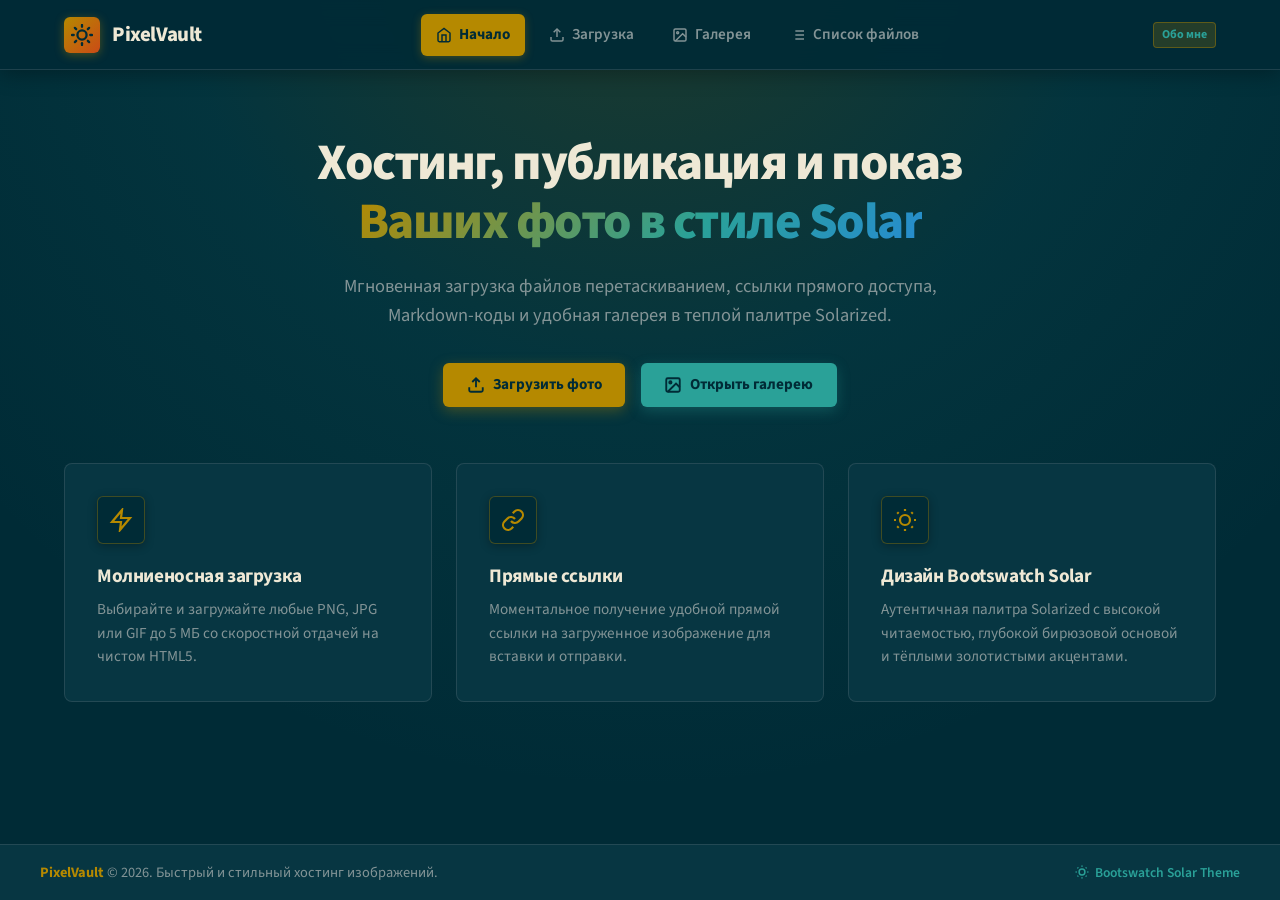
<file: templates/index.html>
<!DOCTYPE html>
<html lang="ru" data-bs-theme="dark">

<head>
    <meta charset="UTF-8">
    <meta name="viewport" content="width=device-width, initial-scale=1.0">
    <title>PixelVault — Быстрый хостинг картинок (Solar Theme)</title>
    <meta name="description"
        content="Молниеносная загрузка изображений перетаскиванием, ссылки прямого доступа, Markdown-коды и галерея в палитре Bootswatch Solar.">
    <link rel="preconnect" href="https://fonts.googleapis.com">
    <link rel="preconnect" href="https://fonts.gstatic.com" crossorigin>
    <link
        href="https://fonts.googleapis.com/css2?family=JetBrains+Mono:wght@400;500;600;700&family=Source+Sans+3:ital,wght@0,300;0,400;0,600;0,700;0,800;1,400&display=swap"
        rel="stylesheet" media="print" onload="this.media='all'">
    <noscript>
        <link
            href="https://fonts.googleapis.com/css2?family=JetBrains+Mono:wght@400;500;600;700&family=Source+Sans+3:ital,wght@0,300;0,400;0,600;0,700;0,800;1,400&display=swap"
            rel="stylesheet">
    </noscript>
    <link rel="stylesheet" href="/static/css/reset.css">
    <link rel="stylesheet" href="/static/css/style.css">
    <link rel="stylesheet" href="/static/css/responsive.css">
    <link rel="icon" type="image/x-icon" href="/favicon.ico">
</head>

<body>
    <div class="page-wrapper">
        <header class="site-header">
            <div class="header-container">
                <a href="/" class="brand">
                    <div class="brand-icon-wrapper">
                        <svg width="22" height="22" viewBox="0 0 24 24" fill="none" stroke="currentColor"
                            stroke-width="2.5" stroke-linecap="round" stroke-linejoin="round">
                            <circle cx="12" cy="12" r="5"></circle>
                            <line x1="12" y1="1" x2="12" y2="3"></line>
                            <line x1="12" y1="21" x2="12" y2="23"></line>
                            <line x1="4.22" y1="4.22" x2="5.64" y2="5.64"></line>
                            <line x1="18.36" y1="18.36" x2="19.78" y2="19.78"></line>
                            <line x1="1" y1="12" x2="3" y2="12"></line>
                            <line x1="21" y1="12" x2="23" y2="12"></line>
                            <line x1="4.22" y1="19.78" x2="5.64" y2="18.36"></line>
                            <line x1="18.36" y1="5.64" x2="19.78" y2="4.22"></line>
                        </svg>
                    </div>
                    <span class="brand-text">PixelVault</span>
                </a>

                <nav class="nav-links">
                    <a href="/" class="nav-link active">
                        <svg width="16" height="16" viewBox="0 0 24 24" fill="none" stroke="currentColor"
                            stroke-width="2.2">
                            <path d="M3 9l9-7 9 7v11a2 2 0 0 1-2 2H5a2 2 0 0 1-2-2z"></path>
                            <polyline points="9 22 9 12 15 12 15 22"></polyline>
                        </svg>
                        <span>Начало</span>
                    </a>
                    <a href="/upload" class="nav-link">
                        <svg width="16" height="16" viewBox="0 0 24 24" fill="none" stroke="currentColor"
                            stroke-width="2.2">
                            <path d="M21 15v4a2 2 0 0 1-2 2H5a2 2 0 0 1-2-2v-4"></path>
                            <polyline points="17 8 12 3 7 8"></polyline>
                            <line x1="12" y1="3" x2="12" y2="15"></line>
                        </svg>
                        <span>Загрузка</span>
                    </a>
                    <a href="/images" class="nav-link">
                        <svg width="16" height="16" viewBox="0 0 24 24" fill="none" stroke="currentColor"
                            stroke-width="2.2">
                            <rect x="3" y="3" width="18" height="18" rx="2" ry="2"></rect>
                            <circle cx="8.5" cy="8.5" r="1.5"></circle>
                            <polyline points="21 15 16 10 5 21"></polyline>
                        </svg>
                        <span>Галерея</span>
                    </a>
                    <a href="/images-list" class="nav-link">
                        <svg width="16" height="16" viewBox="0 0 24 24" fill="none" stroke="currentColor"
                            stroke-width="2.2">
                            <line x1="8" y1="6" x2="21" y2="6"></line>
                            <line x1="8" y1="12" x2="21" y2="12"></line>
                            <line x1="8" y1="18" x2="21" y2="18"></line>
                            <line x1="3" y1="6" x2="3.01" y2="6"></line>
                            <line x1="3" y1="12" x2="3.01" y2="12"></line>
                            <line x1="3" y1="18" x2="3.01" y2="18"></line>
                        </svg>
                        <span>Список<span class="nav-text-extra"> файлов</span></span>
                    </a>
                </nav>

                <div class="header-actions">
                    <div class="theme-pill-badge" title="Об авторе проекта">
                        <a href="/about">Обо мне</a>
                    </div>
                </div>
            </div>
        </header>

        <main>
            <section class="hero-section">
                <h1 class="hero-title">
                    Хостинг, публикация и показ <br>
                    <span class="gradient-text">
                        Ваших фото в стиле Solar
                    </span>
                </h1>
                <p class="hero-subtitle">
                    Мгновенная загрузка файлов перетаскиванием, ссылки прямого доступа,
                    Markdown-коды и удобная галерея в теплой палитре Solarized.
                </p>

                <div class="hero-actions">
                    <a href="/upload" class="btn btn-primary">
                        <svg width="18" height="18" viewBox="0 0 24 24" fill="none" stroke="currentColor"
                            stroke-width="2.5">
                            <path d="M21 15v4a2 2 0 0 1-2 2H5a2 2 0 0 1-2-2v-4"></path>
                            <polyline points="17 8 12 3 7 8"></polyline>
                            <line x1="12" y1="3" x2="12" y2="15"></line>
                        </svg>
                        <span>Загрузить фото</span>
                    </a>
                    <a href="/images" class="btn btn-secondary">
                        <svg width="18" height="18" viewBox="0 0 24 24" fill="none" stroke="currentColor"
                            stroke-width="2.5">
                            <rect x="3" y="3" width="18" height="18" rx="2" ry="2"></rect>
                            <circle cx="8.5" cy="8.5" r="1.5"></circle>
                            <polyline points="21 15 16 10 5 21"></polyline>
                        </svg>
                        <span>Открыть галерею</span>
                    </a>
                </div>

            </section>

            <section class="features-grid">
                <div class="feature-card">
                    <div class="feature-icon-box">
                        <svg width="24" height="24" viewBox="0 0 24 24" fill="none" stroke="currentColor"
                            stroke-width="2.2">
                            <path d="M13 2L3 14h9l-1 8 10-12h-9l1-8z"></path>
                        </svg>
                    </div>
                    <h3 class="feature-title">Молниеносная загрузка</h3>
                    <p class="feature-desc">
                        Выбирайте и загружайте любые PNG, JPG или GIF до 5 МБ со скоростной
                        отдачей на чистом HTML5.
                    </p>
                </div>
                <div class="feature-card">
                    <div class="feature-icon-box">
                        <svg width="24" height="24" viewBox="0 0 24 24" fill="none" stroke="currentColor"
                            stroke-width="2.2">
                            <path d="M10 13a5 5 0 0 0 7.54.54l3-3a5 5 0 0 0-7.07-7.07l-1.72 1.71"></path>
                            <path d="M14 11a5 5 0 0 0-7.54-.54l-3 3a5 5 0 0 0 7.07 7.07l1.71-1.71"></path>
                        </svg>
                    </div>
                    <h3 class="feature-title">Прямые ссылки</h3>
                    <p class="feature-desc">
                        Моментальное получение удобной прямой ссылки на загруженное изображение для вставки и отправки.
                    </p>
                </div>
                <div class="feature-card">
                    <div class="feature-icon-box">
                        <svg width="24" height="24" viewBox="0 0 24 24" fill="none" stroke="currentColor"
                            stroke-width="2.2">
                            <circle cx="12" cy="12" r="5"></circle>
                            <line x1="12" y1="1" x2="12" y2="3"></line>
                            <line x1="12" y1="21" x2="12" y2="23"></line>
                            <line x1="4.22" y1="4.22" x2="5.64" y2="5.64"></line>
                            <line x1="18.36" y1="18.36" x2="19.78" y2="19.78"></line>
                            <line x1="1" y1="12" x2="3" y2="12"></line>
                            <line x1="21" y1="12" x2="23" y2="12"></line>
                            <line x1="4.22" y1="19.78" x2="5.64" y2="18.36"></line>
                            <line x1="18.36" y1="5.64" x2="19.78" y2="4.22"></line>
                        </svg>
                    </div>
                    <h3 class="feature-title">Дизайн Bootswatch Solar</h3>
                    <p class="feature-desc">
                        Аутентичная палитра Solarized с высокой читаемостью, глубокой бирюзовой
                        основой и тёплыми золотистыми акцентами.
                    </p>
                </div>
            </section>
        </main>
        <footer class="site-footer">
            <div class="footer-container">
                <div>
                    <strong>PixelVault</strong> &copy; 2026. Быстрый и стильный хостинг изображений.
                </div>
                <div class="footer-solar-badge">
                    <svg width="14" height="14" viewBox="0 0 24 24" fill="none" stroke="currentColor"
                        stroke-width="2.5">
                        <circle cx="12" cy="12" r="5"></circle>
                        <line x1="12" y1="1" x2="12" y2="3"></line>
                        <line x1="12" y1="21" x2="12" y2="23"></line>
                        <line x1="4.22" y1="4.22" x2="5.64" y2="5.64"></line>
                        <line x1="18.36" y1="18.36" x2="19.78" y2="19.78"></line>
                        <line x1="1" y1="12" x2="3" y2="12"></line>
                        <line x1="21" y1="12" x2="23" y2="12"></line>
                        <line x1="4.22" y1="19.78" x2="5.64" y2="18.36"></line>
                        <line x1="18.36" y1="5.64" x2="19.78" y2="4.22"></line>
                    </svg>
                    <span>Bootswatch Solar Theme</span>
                </div>
            </div>
        </footer>
    </div>
</body>

</html>
</file>
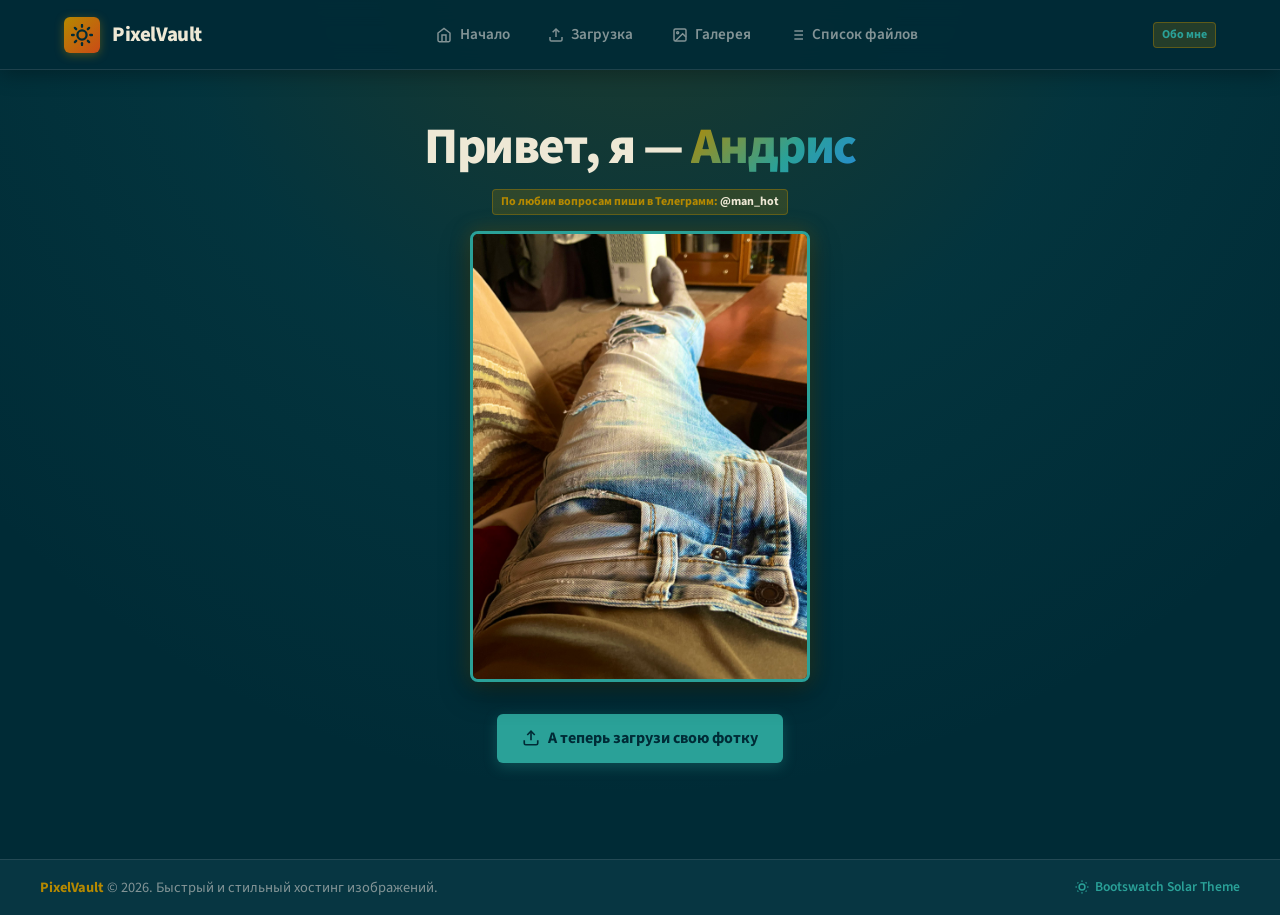
<file: templates/about.html>
<!DOCTYPE html>
<html lang="ru" data-bs-theme="dark">

<head>
    <meta charset="UTF-8">
    <meta name="viewport" content="width=device-width, initial-scale=1.0">
    <title>{{ title|default("Обо мне") }} — PixelVault</title>
    <meta name="description" content="Сервер хостинга картинок PixelVault в стиле Bootswatch Solar.">
    <link rel="preconnect" href="https://fonts.googleapis.com">
    <link rel="preconnect" href="https://fonts.gstatic.com" crossorigin>
    <link
        href="https://fonts.googleapis.com/css2?family=JetBrains+Mono:wght@400;500;600;700&family=Source+Sans+3:ital,wght@0,300;0,400;0,600;0,700;0,800;1,400&display=swap"
        rel="stylesheet" media="print" onload="this.media='all'">
    <noscript>
        <link
            href="https://fonts.googleapis.com/css2?family=JetBrains+Mono:wght@400;500;600;700&family=Source+Sans+3:ital,wght@0,300;0,400;0,600;0,700;0,800;1,400&display=swap"
            rel="stylesheet">
    </noscript>
    <link rel="stylesheet" href="/static/css/reset.css">
    <link rel="stylesheet" href="/static/css/style.css">
    <link rel="stylesheet" href="/static/css/responsive.css">
    <link rel="icon" type="image/x-icon" href="/favicon.ico">
</head>

<body>
    <span class="page-wrapper">
        <header class="site-header">
            <div class="header-container">
                <a href="/" class="brand">
                    <div class="brand-icon-wrapper">
                        <svg width="22" height="22" viewBox="0 0 24 24" fill="none" stroke="currentColor"
                            stroke-width="2.5" stroke-linecap="round" stroke-linejoin="round">
                            <circle cx="12" cy="12" r="5"></circle>
                            <line x1="12" y1="1" x2="12" y2="3"></line>
                            <line x1="12" y1="21" x2="12" y2="23"></line>
                            <line x1="4.22" y1="4.22" x2="5.64" y2="5.64"></line>
                            <line x1="18.36" y1="18.36" x2="19.78" y2="19.78"></line>
                            <line x1="1" y1="12" x2="3" y2="12"></line>
                            <line x1="21" y1="12" x2="23" y2="12"></line>
                            <line x1="4.22" y1="19.78" x2="5.64" y2="18.36"></line>
                            <line x1="18.36" y1="5.64" x2="19.78" y2="4.22"></line>
                        </svg>
                    </div>
                    <span class="brand-text">PixelVault</span>
                </a>

                <nav class="nav-links">
                    <a href="/" class="nav-link">
                        <svg width="16" height="16" viewBox="0 0 24 24" fill="none" stroke="currentColor"
                            stroke-width="2.2">
                            <path d="M3 9l9-7 9 7v11a2 2 0 0 1-2 2H5a2 2 0 0 1-2-2z"></path>
                            <polyline points="9 22 9 12 15 12 15 22"></polyline>
                        </svg>
                        <span>Начало</span>
                    </a>
                    <a href="/upload" class="nav-link">
                        <svg width="16" height="16" viewBox="0 0 24 24" fill="none" stroke="currentColor"
                            stroke-width="2.2">
                            <path d="M21 15v4a2 2 0 0 1-2 2H5a2 2 0 0 1-2-2v-4"></path>
                            <polyline points="17 8 12 3 7 8"></polyline>
                            <line x1="12" y1="3" x2="12" y2="15"></line>
                        </svg>
                        <span>Загрузка</span>
                    </a>
                    <a href="/images" class="nav-link">
                        <svg width="16" height="16" viewBox="0 0 24 24" fill="none" stroke="currentColor"
                            stroke-width="2.2">
                            <rect x="3" y="3" width="18" height="18" rx="2" ry="2"></rect>
                            <circle cx="8.5" cy="8.5" r="1.5"></circle>
                            <polyline points="21 15 16 10 5 21"></polyline>
                        </svg>
                        <span>Галерея</span>
                    </a>
                    <a href="/images-list" class="nav-link">
                        <svg width="16" height="16" viewBox="0 0 24 24" fill="none" stroke="currentColor"
                            stroke-width="2.2">
                            <line x1="8" y1="6" x2="21" y2="6"></line>
                            <line x1="8" y1="12" x2="21" y2="12"></line>
                            <line x1="8" y1="18" x2="21" y2="18"></line>
                            <line x1="3" y1="6" x2="3.01" y2="6"></line>
                            <line x1="3" y1="12" x2="3.01" y2="12"></line>
                            <line x1="3" y1="18" x2="3.01" y2="18"></line>
                        </svg>
                        <span>Список<span class="nav-text-extra"> файлов</span></span>
                    </a>
                </nav>

                <div class="header-actions">
                    <div class="theme-pill-badge" title="Об авторе проекта">
                        <a href="/about">Обо мне</a>
                    </div>
                </div>
            </div>
        </header>

        <main>
            <section class="hero-section"
                style="min-height: calc(100vh - 220px); display: flex; flex-direction: column; justify-content: center; align-items: center; text-align: center; padding: 3rem 1.5rem;">
                <h1 class="hero-title" style="margin-bottom: 0.75rem;">
                    Привет, я &mdash; <span class="gradient-text">Андрис</span>
                </h1>
                <div class="theme-pill-badge" style="margin-bottom: 1rem;">
                    По любим вопросам пиши в Телеграмм: <span>@man_hot</span></div>

                <div class="about-avatar-container" style="margin-bottom: 2rem;">
                    <img src="/static/images/me.jpeg" alt="Андрис" class="about-img">
                </div>

                <div class="hero-actions">
                    <a href="/upload" class="btn btn-secondary"
                        style="display: inline-flex; align-items: center; gap: 0.5rem; padding: 0.75rem 1.5rem; font-size: 1rem;">
                        <svg width="18" height="18" viewBox="0 0 24 24" fill="none" stroke="currentColor"
                            stroke-width="2.2">
                            <path d="M21 15v4a2 2 0 0 1-2 2H5a2 2 0 0 1-2-2v-4"></path>
                            <polyline points="17 8 12 3 7 8"></polyline>
                            <line x1="12" y1="3" x2="12" y2="15"></line>
                        </svg>
                        <span>А теперь загрузи свою фотку</span>
                    </a>
                </div>
            </section>
        </main>

        <footer class="site-footer">
            <div class="footer-container">
                <div>
                    <strong>PixelVault</strong> &copy; 2026. Быстрый и стильный хостинг изображений.
                </div>
                <div class="footer-solar-badge">
                    <svg width="14" height="14" viewBox="0 0 24 24" fill="none" stroke="currentColor"
                        stroke-width="2.5">
                        <circle cx="12" cy="12" r="5"></circle>
                        <line x1="12" y1="1" x2="12" y2="3"></line>
                        <line x1="12" y1="21" x2="12" y2="23"></line>
                        <line x1="4.22" y1="4.22" x2="5.64" y2="5.64"></line>
                        <line x1="18.36" y1="18.36" x2="19.78" y2="19.78"></line>
                        <line x1="1" y1="12" x2="3" y2="12"></line>
                        <line x1="21" y1="12" x2="23" y2="12"></line>
                        <line x1="4.22" y1="19.78" x2="5.64" y2="18.36"></line>
                        <line x1="18.36" y1="5.64" x2="19.78" y2="4.22"></line>
                    </svg>
                    <span>Bootswatch Solar Theme</span>
                </div>
            </div>
        </footer>
    </div>
</body>

</html>
</file>
<file: static/css/style.css>
/* ==========================================================================
   PIXELVAULT — BOOTSWATCH SOLAR THEME (SOLARIZED DESIGN SYSTEM)
   Inspired by Ethan Schoonover's Solarized & Bootswatch Solar
   Features: Pure CSS EN/RU Localization, Pure CSS Lightbox Modals (:target),
             Interactive Tabs & Format Selectors, Solarized Gradients & Glows
   ========================================================================== */

/* --- Bootswatch Solar Design Tokens --- */
:root {
    --font-main: 'Source Sans 3', -apple-system, BlinkMacSystemFont, 'Segoe UI', Roboto, Helvetica, Arial, sans-serif;
    --font-mono: 'JetBrains Mono', 'SFMono-Regular', Menlo, Monaco, Consolas, monospace;

    /* Solarized Core Palette */
    --solar-base03: #002b36;
    /* Deep Background */
    --solar-base02: #073642;
    /* Card & Surface BG */
    --solar-base01: #586e75;
    /* Borders & Subtle Muted */
    --solar-base00: #657b83;
    /* Secondary Content */
    --solar-base0: #839496;
    /* Primary Body Text */
    --solar-base1: #93a1a1;
    /* Headings & Emphasized Text */
    --solar-base2: #eee8d5;
    /* High Contrast Text */
    --solar-base3: #fdf6e3;
    /* Light Highlights */

    --solar-yellow: #b58900;
    /* Bootswatch Solar Primary */
    --solar-orange: #cb4b16;
    /* Warning */
    --solar-red: #dc322f;
    /* Danger (alt) */
    --solar-magenta: #d33682;
    /* Bootswatch Solar Danger */
    --solar-violet: #6c71c4;
    /* Accent / Special */
    --solar-blue: #268bd2;
    /* Info / Links */
    --solar-cyan: #2aa198;
    /* Success / Secondary */
    --solar-green: #859900;
    /* Pure Green */

    /* Semantic Theme Aliases */
    --bg-page: var(--solar-base03);
    --bg-surface: var(--solar-base02);
    --bg-surface-alt: #0a404e;
    --bg-surface-hover: #0c4d5d;
    --bg-card: var(--solar-base02);
    --bg-card-hover: #0a3d4a;
    --bg-nav: rgba(0, 43, 54, 0.95);
    --bg-input: #002129;
    --bg-modal: #073642;

    --text-primary: var(--solar-base0);
    --text-heading: var(--solar-base1);
    --text-bright: var(--solar-base2);
    --text-highlight: var(--solar-base3);
    --text-muted: var(--solar-base01);
    --text-code: var(--solar-cyan);

    --border-color: rgba(88, 110, 117, 0.35);
    --border-color-hover: rgba(181, 137, 0, 0.5);
    --border-dashed: var(--solar-yellow);

    --accent-primary: var(--solar-yellow);
    --accent-primary-hover: #d19f00;
    --accent-primary-active: #967100;
    --accent-secondary: var(--solar-cyan);
    --accent-secondary-hover: #33b8ad;
    --accent-info: var(--solar-blue);
    --accent-info-hover: #3a9de0;
    --accent-danger: var(--solar-magenta);
    --accent-danger-hover: #e04491;
    --accent-warning: var(--solar-orange);

    --accent-light: rgba(181, 137, 0, 0.12);
    --accent-glow: rgba(181, 137, 0, 0.28);
    --cyan-glow: rgba(42, 161, 152, 0.3);

    --hero-gradient: radial-gradient(circle at 50% -10%, rgba(181, 137, 0, 0.18) 0%, rgba(42, 161, 152, 0.08) 40%, rgba(0, 43, 54, 0) 75%);

    --shadow-xs: 0 1px 3px rgba(0, 0, 0, 0.35);
    --shadow-sm: 0 4px 14px rgba(0, 0, 0, 0.45);
    --shadow-md: 0 10px 28px rgba(0, 0, 0, 0.55);
    --shadow-lg: 0 20px 45px rgba(0, 0, 0, 0.65);
    --shadow-glow: 0 0 24px var(--accent-glow);

    --radius-sm: 4px;
    --radius-md: 6px;
    --radius-lg: 8px;
    --radius-xl: 12px;
    --radius-full: 9999px;

    --transition-fast: 0.15s ease;
    --transition-normal: 0.25s cubic-bezier(0.16, 1, 0.3, 1);
}

/* --- Global Reset & Base Setup --- */
*,
*::before,
*::after {
    box-sizing: border-box;
    margin: 0;
    padding: 0;
}

html {
    font-size: 16px;
    scroll-behavior: smooth;
    color-scheme: dark;
}

body {
    font-family: var(--font-main);
    background-color: var(--bg-page);
    color: var(--text-primary);
    line-height: 1.6;
    min-height: 100vh;
    display: flex;
    flex-direction: column;
    overflow-x: hidden;
    -webkit-font-smoothing: antialiased;
    -moz-osx-font-smoothing: grayscale;
}

.page-wrapper {
    display: flex;
    flex-direction: column;
    min-height: 100vh;
    background: var(--hero-gradient);
}

/* --- Typography & Headings --- */
h1,
h2,
h3,
h4,
h5,
h6 {
    color: var(--text-heading);
    font-weight: 700;
    line-height: 1.25;
    letter-spacing: -0.02em;
}

h1 {
    font-size: 2.5rem;
}

h2 {
    font-size: 1.85rem;
}

h3 {
    font-size: 1.35rem;
}

h4 {
    font-size: 1.15rem;
}

p {
    color: var(--text-primary);
    margin-bottom: 1rem;
}

a {
    color: var(--accent-secondary);
    text-decoration: none;
    transition: color var(--transition-fast);
}

a:hover {
    color: var(--accent-primary);
    text-decoration: none;
}

code,
pre {
    font-family: var(--font-mono);
}

/* Utility classes */
.d-none {
    display: none !important;
}

/* ==========================================================================
   HEADER / NAVBAR (Bootswatch Solar Style)
   ========================================================================== */
.site-header {
    position: sticky;
    top: 0;
    z-index: 100;
    background-color: var(--bg-nav);
    backdrop-filter: blur(12px);
    -webkit-backdrop-filter: blur(12px);
    border-bottom: 1px solid var(--border-color);
    box-shadow: 0 4px 20px rgba(0, 0, 0, 0.3);
}

.header-container {
    max-width: 1200px;
    margin: 0 auto;
    padding: 0.85rem 1.5rem;
    display: flex;
    align-items: center;
    justify-content: space-between;
    gap: 1.5rem;
}

/* Brand */
.brand {
    display: flex;
    align-items: center;
    gap: 0.75rem;
    color: var(--text-bright);
    font-weight: 700;
    font-size: 1.3rem;
    letter-spacing: -0.02em;
    text-decoration: none;
}

.brand:hover {
    color: var(--accent-primary);
}

.brand-icon-wrapper {
    display: flex;
    align-items: center;
    justify-content: center;
    width: 36px;
    height: 36px;
    background: linear-gradient(135deg, var(--solar-yellow) 0%, var(--solar-orange) 100%);
    color: var(--solar-base03);
    border-radius: var(--radius-md);
    box-shadow: 0 2px 10px rgba(181, 137, 0, 0.4);
    transition: transform var(--transition-normal);
}

.brand:hover .brand-icon-wrapper {
    transform: rotate(6deg) scale(1.05);
}

.brand-text {
    color: var(--solar-base2);
    font-weight: 800;
}

.brand-badge {
    font-size: 0.7rem;
    font-weight: 700;
    padding: 0.2rem 0.5rem;
    border-radius: var(--radius-sm);
    background-color: rgba(181, 137, 0, 0.2);
    color: var(--solar-yellow);
    border: 1px solid rgba(181, 137, 0, 0.4);
    letter-spacing: 0.05em;
    text-transform: uppercase;
}

/* Navigation Links */
.nav-links {
    display: flex;
    align-items: center;
    gap: 0.5rem;
    list-style: none;
}

.nav-link {
    display: inline-flex;
    align-items: center;
    gap: 0.45rem;
    padding: 0.55rem 0.95rem;
    color: var(--text-primary);
    font-size: 0.95rem;
    font-weight: 600;
    border-radius: var(--radius-md);
    transition: all var(--transition-fast);
}

.nav-link:hover {
    color: var(--solar-base2);
    background-color: var(--bg-surface);
}

.nav-link.active {
    color: var(--solar-base03);
    background-color: var(--accent-primary);
    font-weight: 700;
    box-shadow: 0 2px 8px rgba(181, 137, 0, 0.35);
}

/* Header Controls & Actions */
.header-actions {
    display: flex;
    align-items: center;
    gap: 0.75rem;
}

.control-btn-label {
    display: inline-flex;
    align-items: center;
    gap: 0.45rem;
    padding: 0.45rem 0.85rem;
    background-color: var(--bg-surface);
    border: 1px solid var(--border-color);
    border-radius: var(--radius-md);
    color: var(--text-primary);
    font-size: 0.85rem;
    font-weight: 600;
    cursor: pointer;
    user-select: none;
    transition: all var(--transition-fast);
}

.control-btn-label:hover {
    border-color: var(--accent-primary);
    color: var(--solar-base2);
    background-color: var(--bg-surface-alt);
    box-shadow: 0 0 10px rgba(181, 137, 0, 0.2);
}

.lang-badge {
    background-color: var(--solar-base03);
    color: var(--solar-cyan);
    padding: 0.15rem 0.45rem;
    border-radius: var(--radius-sm);
    font-size: 0.75rem;
    font-weight: 700;
    border: 1px solid rgba(42, 161, 152, 0.4);
}

.theme-pill-badge {
    background-color: rgba(181, 137, 0, 0.2);
    color: var(--solar-yellow);
    padding: 0.15rem 0.5rem;
    border-radius: var(--radius-sm);
    font-size: 0.75rem;
    font-weight: 700;
    border: 1px solid rgba(181, 137, 0, 0.4);
}
.theme-pill-badge span {
    color: var(--solar-base2);
}

/* ==========================================================================
   BUTTONS (Bootswatch Solar)
   ========================================================================== */
.btn {
    display: inline-flex;
    align-items: center;
    justify-content: center;
    gap: 0.5rem;
    padding: 0.65rem 1.4rem;
    font-family: var(--font-main);
    font-size: 0.95rem;
    font-weight: 600;
    border-radius: var(--radius-md);
    border: 1px solid transparent;
    cursor: pointer;
    text-decoration: none;
    transition: all var(--transition-normal);
    line-height: 1.4;
}

.btn-primary {
    background-color: var(--solar-yellow);
    color: var(--solar-base03) !important;
    font-weight: 700;
    box-shadow: 0 4px 14px rgba(181, 137, 0, 0.35);
}

.btn-primary:hover {
    background-color: var(--accent-primary-hover);
    color: var(--solar-base03) !important;
    transform: translateY(-2px);
    box-shadow: 0 6px 20px rgba(181, 137, 0, 0.5);
}

.btn-secondary {
    background-color: var(--solar-cyan);
    color: var(--solar-base03) !important;
    font-weight: 700;
    box-shadow: 0 4px 14px rgba(42, 161, 152, 0.3);
}

.btn-secondary:hover {
    background-color: var(--accent-secondary-hover);
    color: var(--solar-base03) !important;
    transform: translateY(-2px);
    box-shadow: 0 6px 20px rgba(42, 161, 152, 0.45);
}

.btn-outline-info {
    background-color: transparent;
    color: var(--solar-blue) !important;
    border: 1px solid var(--solar-blue);
}

.btn-outline-info:hover {
    background-color: var(--solar-blue);
    color: var(--solar-base03) !important;
    transform: translateY(-2px);
    box-shadow: 0 4px 16px rgba(38, 139, 210, 0.4);
}

.btn-outline-solar {
    background-color: var(--bg-surface);
    color: var(--text-heading) !important;
    border: 1px solid var(--border-color);
}

.btn-outline-solar:hover {
    background-color: var(--bg-surface-alt);
    border-color: var(--solar-yellow);
    color: var(--solar-base2) !important;
    transform: translateY(-2px);
}

.btn-danger {
    background-color: var(--solar-magenta);
    color: #fff !important;
}

.btn-danger:hover {
    background-color: var(--accent-danger-hover);
    transform: translateY(-2px);
}

/* ==========================================================================
   HERO SECTION (Showcase)
   ========================================================================== */
.hero-section {
    padding: 4rem 1.5rem 0.5rem;
    text-align: center;
    max-width: 960px;
    margin: 0 auto;
}

.hero-tag-dot {
    width: 8px;
    height: 8px;
    border-radius: 50%;
    background-color: var(--solar-cyan);
    box-shadow: 0 0 8px var(--solar-cyan);
    animation: pulseGlow 2s infinite ease-in-out;
}

@keyframes pulseGlow {

    0%,
    100% {
        transform: scale(1);
        opacity: 1;
    }

    50% {
        transform: scale(1.3);
        opacity: 0.6;
    }
}

.hero-title {
    font-size: 3.2rem;
    font-weight: 800;
    line-height: 1.15;
    margin-bottom: 1.25rem;
    color: var(--solar-base2);
    letter-spacing: -0.03em;
}

.hero-title .gradient-text {
    background: linear-gradient(135deg, var(--solar-yellow) 0%, var(--solar-cyan) 60%, var(--solar-blue) 100%);
    -webkit-background-clip: text;
    -webkit-text-fill-color: transparent;
    display: inline-block;
}

.hero-subtitle {
    font-size: 1.15rem;
    color: var(--solar-base0);
    max-width: 680px;
    margin: 0 auto 2rem;
    line-height: 1.6;
}

.hero-actions {
    display: flex;
    align-items: center;
    justify-content: center;
    gap: 1rem;
    flex-wrap: wrap;
    margin-bottom: 3rem;
}

/* ==========================================================================
   SHOWCASE GRID / DECK (Home Carousel & Cards)
   ========================================================================== */
.showcase-wrapper {
    max-width: 1200px;
    margin: 0 auto 4rem;
    padding: 0 1.5rem;
}

.showcase-card-container {
    background-color: var(--bg-surface);
    border: 1px solid var(--border-color);
    border-radius: var(--radius-xl);
    padding: 1.75rem;
    box-shadow: var(--shadow-md);
}

.showcase-grid {
    display: flex;
    flex-wrap: wrap;
    justify-content: center;
    gap: 1.25rem;
}

.showcase-item {
    position: relative;
    border-radius: var(--radius-lg);
    overflow: hidden;
    background-color: var(--solar-base03);
    border: 1px solid var(--border-color);
    aspect-ratio: 4 / 5;
    width: 220px;
    max-width: 100%;
    flex: 0 0 220px;
    display: block;
    text-decoration: none;
    transition: all var(--transition-normal);
    box-shadow: var(--shadow-xs);
}

.showcase-empty-card {
    width: 100%;
}

.showcase-item:hover {
    transform: translateY(-6px);
    border-color: var(--solar-yellow);
    box-shadow: 0 12px 30px rgba(0, 0, 0, 0.5), 0 0 18px var(--accent-glow);
}

.showcase-item img {
    width: 100%;
    height: 100%;
    object-fit: cover;
    display: block;
    transition: transform var(--transition-normal);
}

.showcase-item:hover img {
    transform: scale(1.06);
}

.showcase-item-info {
    position: absolute;
    bottom: 0;
    left: 0;
    right: 0;
    padding: 1rem;
    background: linear-gradient(to top, rgba(0, 43, 54, 0.95) 0%, rgba(0, 43, 54, 0.6) 70%, rgba(0, 43, 54, 0) 100%);
    display: flex;
    align-items: flex-end;
    justify-content: space-between;
}

.showcase-item-name {
    font-size: 1rem;
    font-weight: 700;
    color: var(--solar-base2);
}

.showcase-item-tag {
    font-size: 0.75rem;
    color: var(--solar-cyan);
    font-weight: 500;
}

.showcase-item-badge {
    padding: 0.2rem 0.45rem;
    font-size: 0.65rem;
    font-weight: 700;
    background-color: var(--solar-yellow);
    color: var(--solar-base03);
    border-radius: var(--radius-sm);
}

/* ==========================================================================
   FEATURES SECTION (Bootswatch Solar Cards)
   ========================================================================== */
.features-grid {
    max-width: 1200px;
    margin: 0 auto 1.5rem;
    padding: 0 1.5rem;
    display: grid;
    grid-template-columns: repeat(auto-fit, minmax(300px, 1fr));
    gap: 1.5rem;
}

.feature-card {
    background-color: var(--bg-surface);
    border: 1px solid var(--border-color);
    border-radius: var(--radius-lg);
    padding: 2rem;
    transition: all var(--transition-normal);
    position: relative;
    overflow: hidden;
}

.feature-card::before {
    content: '';
    position: absolute;
    top: 0;
    left: 0;
    width: 100%;
    height: 3px;
    background: linear-gradient(90deg, var(--solar-yellow), var(--solar-cyan));
    opacity: 0;
    transition: opacity var(--transition-fast);
}

.feature-card:hover {
    border-color: var(--solar-yellow);
    transform: translateY(-4px);
    box-shadow: var(--shadow-md);
}

.feature-card:hover::before {
    opacity: 1;
}

.feature-icon-box {
    width: 48px;
    height: 48px;
    border-radius: var(--radius-md);
    background-color: var(--solar-base03);
    border: 1px solid rgba(181, 137, 0, 0.35);
    display: flex;
    align-items: center;
    justify-content: center;
    color: var(--solar-yellow);
    margin-bottom: 1.25rem;
    box-shadow: 0 2px 10px rgba(0, 0, 0, 0.3);
}

.feature-title {
    font-size: 1.2rem;
    color: var(--solar-base2);
    margin-bottom: 0.65rem;
}

.feature-desc {
    font-size: 0.95rem;
    color: var(--solar-base0);
    line-height: 1.55;
    margin-bottom: 0;
}

/* ==========================================================================
   APP CONTAINER / TABS / FORMS (Upload & Gallery Pages)
   ========================================================================== */
.app-container {
    max-width: 900px;
    margin: 0 auto;
    padding: 0 1.5rem;
    width: 100%;
}

.app-container-gallery {
    max-width: 1320px;
}

.page-header {
    text-align: center;
    margin-bottom: 2rem;
    margin-top: 1rem;
}

.page-title {
    font-size: 2.3rem;
    font-weight: 800;
    color: var(--solar-base2);
    margin-bottom: 0.5rem;
}

.page-subtitle {
    font-size: 1.05rem;
    color: var(--solar-base0);
}

/* Navigation Tabs (Solar Nav-Pills) */
.tabs-nav {
    display: flex;
    justify-content: center;
    gap: 0.75rem;
    margin-bottom: 2.5rem;
}

.tab-btn {
    display: inline-flex;
    align-items: center;
    gap: 0.55rem;
    padding: 0.65rem 1.4rem;
    background-color: var(--bg-surface);
    color: var(--text-primary);
    border: 1px solid var(--border-color);
    border-radius: var(--radius-md);
    font-size: 0.95rem;
    font-weight: 600;
    text-decoration: none;
    transition: all var(--transition-fast);
}

.tab-btn:hover {
    color: var(--solar-base2);
    border-color: var(--solar-yellow);
    background-color: var(--bg-surface-alt);
}

.tab-btn.active {
    background-color: var(--solar-yellow);
    color: var(--solar-base03) !important;
    border-color: var(--solar-yellow);
    font-weight: 700;
    box-shadow: 0 4px 14px rgba(181, 137, 0, 0.35);
}

.tab-counter {
    background-color: var(--solar-base03);
    color: var(--solar-yellow);
    padding: 0.15rem 0.5rem;
    border-radius: var(--radius-full);
    font-size: 0.75rem;
    font-weight: 700;
}

.tab-btn.active .tab-counter {
    background-color: var(--solar-base03);
    color: var(--solar-yellow);
}

/* ==========================================================================
   UPLOAD CARD & DROPZONE
   ========================================================================== */
.upload-card {
    background-color: var(--bg-surface);
    border: 1px solid var(--border-color);
    border-radius: var(--radius-xl);
    padding: 2.25rem;
    box-shadow: var(--shadow-md);
}

.dropzone {
    display: flex;
    flex-direction: column;
    align-items: center;
    justify-content: center;
    padding: 3rem 1.5rem;
    border: 2px dashed var(--border-dashed);
    border-radius: var(--radius-lg);
    background-color: rgba(0, 43, 54, 0.6);
    cursor: pointer;
    text-align: center;
    transition: all var(--transition-normal);
}

.dropzone:hover {
    border-color: var(--solar-cyan);
    background-color: rgba(42, 161, 152, 0.08);
    box-shadow: 0 0 20px rgba(42, 161, 152, 0.2);
    transform: scale(1.005);
}

.dropzone-icon {
    width: 68px;
    height: 68px;
    border-radius: 50%;
    background: linear-gradient(135deg, rgba(181, 137, 0, 0.2) 0%, rgba(42, 161, 152, 0.2) 100%);
    border: 1px solid var(--solar-yellow);
    display: flex;
    align-items: center;
    justify-content: center;
    color: var(--solar-yellow);
    margin-bottom: 1.25rem;
    transition: all var(--transition-normal);
}

.dropzone:hover .dropzone-icon {
    color: var(--solar-cyan);
    border-color: var(--solar-cyan);
    transform: translateY(-4px);
}

.dropzone-title {
    font-size: 1.3rem;
    font-weight: 700;
    color: var(--solar-base2);
    margin-bottom: 0.4rem;
}

.dropzone-hint {
    font-size: 0.9rem;
    color: var(--solar-base0);
    margin-bottom: 1.25rem;
}

.dropzone-badges {
    display: flex;
    gap: 0.5rem;
    flex-wrap: wrap;
    justify-content: center;
}

.format-badge {
    padding: 0.25rem 0.6rem;
    background-color: var(--solar-base03);
    border: 1px solid var(--border-color);
    border-radius: var(--radius-sm);
    color: var(--solar-cyan);
    font-family: var(--font-mono);
    font-size: 0.75rem;
    font-weight: 600;
}

.upload-btn-row {
    margin-top: 1.75rem;
    display: flex;
    justify-content: center;
}

.upload-submit-btn {
    width: 100%;
    max-width: 320px;
    padding: 0.85rem 1.5rem;
    font-size: 1.05rem;
}

/* ==========================================================================
   LINKS GENERATOR / EMBED CODES SECTION (Bootswatch Solar Code Blocks)
   ========================================================================== */
.links-section {
    margin-top: 2.5rem;
    padding-top: 2rem;
    border-top: 1px solid var(--border-color);
}

.links-header {
    display: flex;
    align-items: center;
    justify-content: space-between;
    gap: 1rem;
    margin-bottom: 1.25rem;
    flex-wrap: wrap;
}

.links-title {
    font-size: 1.15rem;
    color: var(--solar-base2);
}

.format-switch-group {
    display: flex;
    gap: 0.35rem;
    background-color: var(--solar-base03);
    padding: 0.25rem;
    border-radius: var(--radius-md);
    border: 1px solid var(--border-color);
}

.format-label {
    padding: 0.35rem 0.75rem;
    font-size: 0.8rem;
    font-weight: 600;
    border-radius: var(--radius-sm);
    color: var(--solar-base0);
    cursor: pointer;
    transition: all var(--transition-fast);
}

.format-label:hover {
    color: var(--solar-base2);
}



.link-input-group {
    display: flex;
    gap: 0.5rem;
}

.link-input {
    flex: 1;
    background-color: var(--bg-input);
    border: 1px solid var(--border-color);
    border-radius: var(--radius-md);
    padding: 0.75rem 1rem;
    color: var(--solar-cyan);
    font-family: var(--font-mono);
    font-size: 0.9rem;
    outline: none;
    transition: border-color var(--transition-fast);
}

.link-input:focus {
    border-color: var(--solar-yellow);
    box-shadow: 0 0 10px rgba(181, 137, 0, 0.25);
}

/* Recent Uploads Queue */
.recent-uploads {
    margin-top: 2.5rem;
    padding-top: 1.75rem;
    border-top: 1px solid var(--border-color);
}

.recent-uploads-title {
    font-size: 1.05rem;
    color: var(--solar-base2);
    margin-bottom: 1rem;
}

.upload-queue-list {
    display: flex;
    flex-direction: column;
    gap: 0.75rem;
}

.upload-queue-item {
    display: flex;
    align-items: center;
    justify-content: space-between;
    padding: 0.75rem 1rem;
    background-color: var(--solar-base03);
    border: 1px solid var(--border-color);
    border-radius: var(--radius-md);
    gap: 1rem;
}

.upload-queue-info {
    display: flex;
    align-items: center;
    gap: 0.85rem;
}

.upload-queue-thumb {
    width: 44px;
    height: 44px;
    border-radius: var(--radius-sm);
    object-fit: cover;
    border: 1px solid var(--border-color);
}

.upload-queue-name {
    font-size: 0.9rem;
    font-weight: 600;
    color: var(--solar-base2);
}

/* ==========================================================================
   GALLERY PAGE (Toolbar & Cards Grid)
   ========================================================================== */
.gallery-toolbar {
    display: flex;
    align-items: center;
    justify-content: space-between;
    margin-bottom: 1.75rem;
    padding: 0.85rem 1.25rem;
    background-color: var(--bg-surface);
    border: 1px solid var(--border-color);
    border-radius: var(--radius-lg);
}

.gallery-stats {
    font-size: 0.9rem;
    color: var(--solar-cyan);
    font-weight: 600;
}

.gallery-grid {
    display: grid;
    grid-template-columns: repeat(4, 1fr);
    gap: 1.5rem;
    width: 100%;
}

.gallery-card {
    background-color: var(--bg-surface);
    border: 1px solid var(--border-color);
    border-radius: var(--radius-lg);
    overflow: hidden;
    transition: all var(--transition-normal);
    box-shadow: var(--shadow-sm);
    display: flex;
    flex-direction: column;
    width: 100%;
    scroll-margin-top: 90px;
}

.gallery-empty-card {
    grid-column: 1 / -1;
    width: 100%;
}

.gallery-card-preview {
    position: relative;
    aspect-ratio: 4 / 3;
    background-color: var(--solar-base03);
    overflow: hidden;
    display: block;
    z-index: 1;
    cursor: pointer;
}

.gallery-card-img {
    width: 100%;
    height: 100%;
    object-fit: cover;
    transition: transform var(--transition-normal);
}

/* Реакция только при наведении на превью изображения */
.gallery-card-preview:hover .gallery-card-img {
    transform: scale(1.06);
}

.gallery-card-overlay {
    position: absolute;
    inset: 0;
    background: rgba(0, 43, 54, 0.65);
    display: flex;
    align-items: center;
    justify-content: center;
    opacity: 0;
    transition: opacity var(--transition-fast);
    z-index: 2;
}

.gallery-card-preview:hover .gallery-card-overlay {
    opacity: 1;
}

.gallery-overlay-btn {
    width: 44px;
    height: 44px;
    border-radius: 50%;
    background-color: var(--solar-yellow);
    color: var(--solar-base03);
    display: flex;
    align-items: center;
    justify-content: center;
    box-shadow: 0 4px 15px rgba(0, 0, 0, 0.5);
    transform: scale(0.85);
    transition: transform var(--transition-fast);
}

.gallery-card-preview:hover .gallery-overlay-btn {
    transform: scale(1);
}

/* Реакция только при наведении на тело карточки */
.gallery-card-body {
    padding: 1.15rem;
    flex: 1;
    display: flex;
    flex-direction: column;
    position: relative;
    z-index: 10;
    background-color: var(--bg-surface);
    border-top: 1px solid var(--border-color);
    transition: background-color var(--transition-normal), border-color var(--transition-normal);
}

.gallery-card-body:hover {
    background-color: var(--bg-surface-hover);
    border-top-color: var(--solar-cyan);
}

.gallery-card-name {
    font-size: 1rem;
    font-weight: 700;
    color: var(--solar-base2);
    margin-bottom: 0.25rem;
}

.gallery-card-url {
    font-size: 0.78rem;
    font-family: var(--font-mono);
    color: var(--solar-cyan);
    margin-bottom: 1rem;
    white-space: nowrap;
    overflow: hidden;
    text-overflow: ellipsis;
}

.gallery-card-footer {
    display: flex;
    align-items: center;
    justify-content: space-between;
    gap: 0.5rem;
    margin-top: auto;
    padding-top: 0.75rem;
    border-top: 1px solid var(--border-color);
    position: relative;
    z-index: 15;
}

.gallery-action-btn {
    display: inline-flex;
    align-items: center;
    gap: 0.35rem;
    padding: 0.4rem 0.75rem;
    font-size: 0.8rem;
    font-weight: 600;
    border-radius: var(--radius-sm);
    background-color: var(--solar-base03);
    color: var(--solar-base0);
    border: 1px solid var(--border-color);
    text-decoration: none;
    transition: all var(--transition-fast);
    position: relative;
    z-index: 20;
    cursor: pointer;
    touch-action: manipulation;
}

.gallery-action-btn:hover {
    color: var(--solar-yellow);
    border-color: var(--solar-yellow);
    background-color: var(--bg-surface-alt);
}

.gallery-action-btn:active {
    transform: scale(0.96);
}

/* ==========================================================================
   LIGHTBOX MODALS (Pure CSS :target + Bootstrap Compatible)
   ========================================================================== */
.lightbox-modal {
    position: fixed;
    inset: 0;
    z-index: 1000;
    display: none;
    align-items: center;
    justify-content: center;
    padding: 1.5rem;
}

.lightbox-modal:target {
    display: flex;
    animation: fadeIn 0.25s ease forwards;
}

@keyframes fadeIn {
    from {
        opacity: 0;
    }

    to {
        opacity: 1;
    }
}

.lightbox-backdrop {
    position: absolute;
    inset: 0;
    background: rgba(0, 43, 54, 0.88);
    backdrop-filter: blur(8px);
    -webkit-backdrop-filter: blur(8px);
}

.lightbox-content {
    position: relative;
    z-index: 10;
    max-width: 800px;
    width: 100%;
    background-color: var(--bg-modal);
    border: 1px solid var(--solar-yellow);
    border-radius: var(--radius-xl);
    overflow: hidden;
    box-shadow: var(--shadow-lg), 0 0 35px var(--accent-glow);
}

.lightbox-close-btn {
    position: absolute;
    top: 1rem;
    right: 1.25rem;
    z-index: 20;
    width: 36px;
    height: 36px;
    border-radius: 50%;
    background: rgba(0, 43, 54, 0.8);
    border: 1px solid var(--border-color);
    color: transparent;
    font-size: 0;
    line-height: 0;
    text-decoration: none;
    display: flex;
    align-items: center;
    justify-content: center;
    cursor: pointer;
    transform-origin: center;
    transition: transform var(--transition-fast), border-color var(--transition-fast), box-shadow var(--transition-fast);
}

.lightbox-close-btn::before,
.lightbox-close-btn::after {
    content: '';
    position: absolute;
    top: 50%;
    left: 50%;
    width: 16px;
    height: 2px;
    background-color: var(--solar-base2);
    border-radius: 1px;
    transition: background-color var(--transition-fast);
}

.lightbox-close-btn::before {
    transform: translate(-50%, -50%) rotate(45deg);
}

.lightbox-close-btn::after {
    transform: translate(-50%, -50%) rotate(-45deg);
}

.lightbox-close-btn:hover {
    border-color: var(--solar-yellow);
    box-shadow: 0 0 12px var(--accent-glow);
    transform: rotate(90deg);
}

.lightbox-close-btn:hover::before,
.lightbox-close-btn:hover::after {
    background-color: var(--solar-yellow);
}

.lightbox-img {
    width: 100%;
    max-height: 70vh;
    object-fit: contain;
    background-color: #001f27;
    display: block;
}

.lightbox-caption {
    padding: 1rem 1.5rem;
    font-weight: 700;
    color: var(--solar-base2);
    font-size: 1.05rem;
    background-color: var(--solar-base02);
    border-top: 1px solid var(--border-color);
    display: flex;
    align-items: center;
    justify-content: space-between;
}

/* ==========================================================================
   FOOTER (Bootswatch Solar Style)
   ========================================================================== */
.site-footer {
    margin-top: auto;
    background-color: var(--solar-base02);
    border-top: 1px solid var(--border-color);
    padding: 1rem 1.5rem;
    font-size: 0.9rem;
    color: var(--solar-base0);
}

.footer-container {
    max-width: 1200px;
    margin: 0 auto;
    display: flex;
    align-items: center;
    justify-content: space-between;
    gap: 1.5rem;
    flex-wrap: wrap;
}

.footer-container strong {
    color: var(--solar-yellow);
}

.footer-solar-badge {
    display: inline-flex;
    align-items: center;
    gap: 0.4rem;
    color: var(--solar-cyan);
    font-weight: 600;
    font-size: 0.85rem;
}

/* ==========================================================================
   RESPONSIVE ADJUSTMENTS
   ========================================================================== */
@media (max-width: 1200px) {
    .app-container-gallery {
        max-width: 980px;
    }

    .gallery-grid {
        grid-template-columns: repeat(3, 1fr);
        gap: 1.25rem;
    }
}

@media (max-width: 768px) {
    .header-container {
        flex-direction: column;
        gap: 1rem;
    }

    .hero-title {
        font-size: 2.2rem;
    }

    .hero-subtitle {
        font-size: 1rem;
    }

    .features-grid {
        grid-template-columns: 1fr;
    }

    .footer-container {
        flex-direction: column;
        text-align: center;
    }

    .gallery-grid {
        grid-template-columns: repeat(2, 1fr);
        gap: 1rem;
    }

    .gallery-card {
        width: 100%;
        max-width: 100%;
    }

    .showcase-grid {
        justify-content: center;
    }

    .showcase-item {
        width: 160px;
        flex: 0 0 160px;
    }
}

@media (max-width: 520px) {
    .gallery-grid {
        grid-template-columns: 1fr;
    }
}

/* ==========================================================================
   TABLES & PAGINATION — BOOTSWATCH SOLAR THEME (SERVER 2.0)
   ========================================================================== */
.table-responsive {
    width: 100%;
    overflow-x: auto;
    background: var(--bg-card);
    border: 1px solid var(--border-color);
    border-radius: var(--radius-lg);
    box-shadow: var(--shadow-sm);
    margin-bottom: 1.5rem;
}

.solar-table {
    width: 100%;
    border-collapse: collapse;
    font-size: 0.95rem;
    text-align: left;
}

.solar-table th {
    background-color: var(--solar-base03);
    color: var(--text-heading);
    font-weight: 600;
    padding: 1rem 1.25rem;
    border-bottom: 2px solid var(--border-color);
    letter-spacing: 0.03em;
    text-transform: uppercase;
    font-size: 0.8rem;
    white-space: nowrap;
}

.solar-table td {
    padding: 1rem 1.25rem;
    border-bottom: 1px solid var(--border-color);
    color: var(--text-primary);
    vertical-align: middle;
}

.solar-table tbody tr {
    transition: background-color var(--transition-fast);
}

.solar-table tbody tr:hover {
    background-color: var(--bg-surface-hover);
}

.table-link {
    display: inline-flex;
    align-items: center;
    gap: 0.5rem;
    color: var(--solar-cyan);
    text-decoration: none;
    font-weight: 500;
    transition: color var(--transition-fast);
}

.table-link:hover {
    color: var(--accent-primary-hover);
    text-decoration: underline;
}

.table-link code {
    font-family: var(--font-mono);
    font-size: 0.88rem;
    background: rgba(0, 0, 0, 0.25);
    padding: 0.2rem 0.45rem;
    border-radius: var(--radius-sm);
    color: var(--solar-cyan);
    word-break: break-all;
    overflow-wrap: anywhere;
}

.solar-table th.col-thumb,
.solar-table td.col-thumb {
    width: 72px;
    min-width: 72px;
    max-width: 72px;
    text-align: left;
    padding: 0.6rem 0.5rem 0.6rem 1.25rem;
    vertical-align: middle;
}

.table-thumb-link {
    display: inline-flex;
    align-items: center;
    justify-content: center;
    width: 36px;
    height: 36px;
    min-width: 36px;
    min-height: 36px;
    max-width: 36px;
    max-height: 36px;
    border-radius: var(--radius-sm);
    overflow: hidden;
    vertical-align: middle;
    border: 1px solid var(--border-color);
    background-color: var(--solar-base03);
    transition: transform var(--transition-fast), border-color var(--transition-fast), box-shadow var(--transition-fast);
}

.table-thumb-link:hover {
    transform: scale(1.2);
    border-color: var(--solar-yellow);
    box-shadow: 0 4px 14px rgba(0, 0, 0, 0.45);
    z-index: 2;
}

.table-thumb-img {
    width: 36px !important;
    height: 36px !important;
    min-width: 36px !important;
    min-height: 36px !important;
    max-width: 36px !important;
    max-height: 36px !important;
    object-fit: cover !important;
    display: block;
}

.solar-table th.col-filename,
.solar-table td.col-filename {
    max-width: 220px;
    min-width: 150px;
    word-break: break-all;
    overflow-wrap: anywhere;
    white-space: normal;
}

.solar-table th.col-orig-name,
.solar-table td.col-orig-name {
    max-width: 260px;
    min-width: 170px;
    word-break: break-word;
    overflow-wrap: anywhere;
    word-wrap: break-word;
    white-space: normal;
}

.orig-filename-text {
    display: inline-block;
    max-width: 100%;
    font-weight: 500;
    color: var(--text-bright);
    word-break: break-word;
    overflow-wrap: anywhere;
    word-wrap: break-word;
    line-height: 1.4;
}

.solar-table th.col-size,
.solar-table td.col-size,
.solar-table th.col-date,
.solar-table td.col-date,
.solar-table th.col-type,
.solar-table td.col-type,
.solar-table th.col-action,
.solar-table td.col-action {
    white-space: nowrap;
    width: 1%;
}

.solar-table th.col-action,
.solar-table td.col-action {
    text-align: right;
    min-width: 110px;
}

.btn-text-mobile-extra {
    display: none;
}

.badge-size {
    display: inline-flex;
    align-items: center;
    justify-content: center;
    white-space: nowrap;
    padding: 0.28rem 0.65rem;
    font-size: 0.85rem;
    font-family: var(--font-mono);
    font-weight: 600;
    line-height: 1.2;
    border-radius: var(--radius-full);
    background-color: rgba(38, 139, 210, 0.15);
    color: var(--solar-blue);
    border: 1px solid rgba(38, 139, 210, 0.35);
    box-shadow: 0 1px 2px rgba(0, 0, 0, 0.1);
}

.badge-type {
    display: inline-block;
    padding: 0.2rem 0.5rem;
    font-size: 0.78rem;
    font-family: var(--font-mono);
    font-weight: 700;
    border-radius: var(--radius-sm);
    background-color: rgba(181, 137, 0, 0.15);
    color: var(--solar-yellow);
    border: 1px solid rgba(181, 137, 0, 0.3);
    text-transform: uppercase;
}

.btn-sm {
    padding: 0.4rem 0.8rem;
    font-size: 0.85rem;
    gap: 0.35rem;
}

.btn-danger {
    background-color: var(--solar-magenta);
    color: #fff;
    border: 1px solid transparent;
}

.btn-danger:hover {
    background-color: var(--accent-danger-hover);
    box-shadow: 0 0 12px rgba(211, 54, 130, 0.4);
    color: #fff;
}

.btn-outline {
    background-color: transparent;
    color: var(--solar-base1);
    border: 1px solid var(--border-color);
}

.btn-outline:hover:not(.disabled) {
    background-color: var(--bg-surface-hover);
    color: var(--text-bright);
    border-color: var(--solar-yellow);
}

.btn.disabled,
.btn:disabled {
    opacity: 0.4;
    cursor: not-allowed;
    pointer-events: none;
    box-shadow: none;
}

.btn-locked {
    display: inline-flex;
    align-items: center;
    justify-content: center;
    gap: 0.35rem;
    padding: 0.4rem 0.8rem;
    font-size: 0.82rem;
    font-weight: 500;
    line-height: 1.2;
    border-radius: var(--radius-sm);
    background-color: rgba(101, 123, 131, 0.12);
    color: var(--solar-base1);
    border: 1px solid rgba(101, 123, 131, 0.25);
    cursor: not-allowed;
    user-select: none;
    white-space: nowrap;
}

.btn-locked svg {
    flex-shrink: 0;
    opacity: 0.85;
}

.pagination-bar {
    display: flex;
    align-items: center;
    justify-content: space-between;
    flex-wrap: wrap;
    gap: 1rem;
    padding: 1rem 0;
    margin-top: 1rem;
}

.pagination-info {
    color: var(--text-muted);
    font-size: 0.95rem;
}

.pagination-info strong {
    color: var(--text-bright);
    font-family: var(--font-mono);
}

.pagination-buttons {
    display: flex;
    align-items: center;
    gap: 0.75rem;
}

.empty-state-card {
    text-align: center;
    padding: 4rem 2rem;
    background: var(--bg-card);
    border: 1px dashed var(--border-color);
    border-radius: var(--radius-lg);
    margin: 2rem 0;
}

.empty-state-icon {
    width: 64px;
    height: 64px;
    margin: 0 auto 1.5rem;
    color: var(--solar-base01);
    opacity: 0.7;
}

.empty-state-title {
    font-size: 1.4rem;
    color: var(--text-bright);
    margin-bottom: 0.5rem;
}

.empty-state-text {
    color: var(--text-muted);
    max-width: 420px;
    margin: 0 auto 1.5rem;
}

.alert-solar {
    padding: 1rem 1.25rem;
    border-radius: var(--radius-md);
    margin-bottom: 1.5rem;
    display: flex;
    align-items: center;
    gap: 0.75rem;
    font-weight: 500;
}

.alert-solar-success {
    background-color: rgba(42, 161, 152, 0.15);
    border: 1px solid rgba(42, 161, 152, 0.4);
    color: var(--solar-cyan);
}

.alert-solar-danger {
    background-color: rgba(220, 50, 47, 0.15);
    border: 1px solid rgba(220, 50, 47, 0.4);
    color: var(--solar-red);
}

/* --- About Page Profile Photo --- */
.about-avatar-container {
    display: inline-block;
    position: relative;
}

.about-img {
    max-width: 340px;
    /* Максимальная ширина (можете поставить 240px, 300px и т.д.) */
    width: 100%;
    /* Адаптивно сжимается на смартфонах */
    height: auto;
    /* Сохраняет реальные пропорции фото (не сплющивает и не обрезает) */
    border-radius: var(--radius-lg, 16px);
    /* Красивые скругленные углы вместо круга */
    border: 3px solid var(--solar-cyan);
    box-shadow: 0 10px 30px rgba(0, 0, 0, 0.45), 0 0 20px var(--accent-glow);
    display: block;
    transition: transform var(--transition-normal), border-color var(--transition-normal), box-shadow var(--transition-normal);
}

.about-img:hover {
    transform: scale(1.05);
    border-color: var(--solar-yellow);
    box-shadow: 0 14px 36px rgba(0, 0, 0, 0.6), 0 0 25px rgba(181, 137, 0, 0.4);
}

/* ==========================================================================
   CONFIRMATION MODAL (Bootswatch Solar Delete Dialog)
   ========================================================================== */
.solar-modal-backdrop {
    position: fixed;
    inset: 0;
    background: rgba(0, 33, 41, 0.82);
    backdrop-filter: blur(8px);
    -webkit-backdrop-filter: blur(8px);
    z-index: 1050;
    display: flex;
    align-items: center;
    justify-content: center;
    padding: 1.25rem;
    opacity: 0;
    visibility: hidden;
    transition: opacity 0.22s ease, visibility 0.22s ease;
}

.solar-modal-backdrop.is-active {
    opacity: 1;
    visibility: visible;
}

.solar-modal-dialog {
    background-color: var(--solar-base02);
    border: 1px solid rgba(220, 50, 47, 0.4);
    border-radius: var(--radius-lg);
    box-shadow: 0 25px 60px rgba(0, 0, 0, 0.75), 0 0 35px rgba(220, 50, 47, 0.18);
    width: 100%;
    max-width: 460px;
    padding: 2rem;
    position: relative;
    transform: scale(0.92) translateY(12px);
    transition: transform 0.25s cubic-bezier(0.34, 1.56, 0.64, 1);
    color: var(--text-primary);
}

.solar-modal-backdrop.is-active .solar-modal-dialog {
    transform: scale(1) translateY(0);
}

.solar-modal-close {
    position: absolute;
    top: 1rem;
    right: 1rem;
    background: transparent;
    border: none;
    color: var(--solar-base01);
    font-size: 1.6rem;
    line-height: 1;
    width: 32px;
    height: 32px;
    border-radius: var(--radius-sm);
    cursor: pointer;
    display: flex;
    align-items: center;
    justify-content: center;
    transition: color var(--transition-fast), background-color var(--transition-fast);
}

.solar-modal-close:hover {
    color: var(--solar-base2);
    background-color: rgba(255, 255, 255, 0.08);
}

.solar-modal-header {
    text-align: center;
    margin-bottom: 1.25rem;
}

.solar-modal-icon-badge {
    width: 58px;
    height: 58px;
    margin: 0 auto 1rem;
    border-radius: 50%;
    background-color: rgba(220, 50, 47, 0.15);
    border: 2px solid rgba(220, 50, 47, 0.45);
    color: var(--solar-red);
    display: flex;
    align-items: center;
    justify-content: center;
    box-shadow: 0 0 20px rgba(220, 50, 47, 0.25);
}

.solar-modal-title {
    font-size: 1.35rem;
    font-weight: 700;
    color: var(--solar-base2);
    margin-bottom: 0.5rem;
}

.solar-modal-desc {
    font-size: 0.95rem;
    color: var(--solar-base0);
    line-height: 1.5;
    margin: 0;
}

.solar-modal-preview {
    background-color: var(--solar-base03);
    border: 1px solid var(--border-color);
    border-radius: var(--radius-md);
    padding: 0.85rem 1rem;
    display: flex;
    align-items: center;
    gap: 1rem;
    margin-bottom: 1.5rem;
}

.solar-modal-preview-thumb {
    width: 48px;
    height: 48px;
    border-radius: var(--radius-sm);
    object-fit: cover;
    border: 1px solid var(--border-color);
    background-color: var(--solar-base02);
    flex-shrink: 0;
}

.solar-modal-preview-info {
    overflow: hidden;
    display: flex;
    flex-direction: column;
    gap: 0.2rem;
    text-align: left;
    min-width: 0;
}

.solar-modal-preview-name {
    font-size: 0.95rem;
    font-weight: 600;
    color: var(--solar-base2);
    overflow: hidden;
    text-overflow: ellipsis;
    white-space: nowrap;
}

.solar-modal-preview-meta {
    font-size: 0.8rem;
    color: var(--solar-cyan);
    font-family: var(--font-mono);
}

.solar-modal-actions {
    display: flex;
    align-items: center;
    justify-content: flex-end;
    gap: 0.85rem;
}

.solar-modal-actions .btn {
    padding: 0.6rem 1.25rem;
    font-size: 0.95rem;
    display: inline-flex;
    align-items: center;
    gap: 0.5rem;
    cursor: pointer;
}

.btn-danger-confirm {
    background-color: var(--solar-red);
    color: #fff !important;
    border: none;
    box-shadow: 0 4px 14px rgba(220, 50, 47, 0.4);
    transition: background-color var(--transition-fast), transform var(--transition-fast), box-shadow var(--transition-fast);
}

.btn-danger-confirm:hover {
    background-color: #b52a27;
    transform: translateY(-2px);
    box-shadow: 0 6px 18px rgba(220, 50, 47, 0.55);
}

/* ==========================================================================
   BOOTSTRAP SPINNERS & UPLOAD LOADING OVERLAY
   ========================================================================== */
@keyframes spinner-border {
    to {
        transform: rotate(360deg);
    }
}

@keyframes progress-bar-stripes {
    0% {
        background-position-x: 2rem;
    }
}

@keyframes pulse-glow {
    0%, 100% {
        opacity: 0.8;
        transform: scale(1);
    }
    50% {
        opacity: 1;
        transform: scale(1.06);
    }
}

/* Bootstrap-compatible spinner */
.spinner-border {
    display: inline-block;
    width: 3rem;
    height: 3rem;
    vertical-align: -0.125em;
    border: 0.28em solid rgba(42, 161, 152, 0.25);
    border-right-color: var(--solar-cyan);
    border-top-color: var(--solar-yellow);
    border-radius: 50%;
    animation: 0.8s linear infinite spinner-border;
}

.spinner-border-sm {
    width: 1.25rem;
    height: 1.25rem;
    border-width: 0.18em;
}

/* Upload loading dialog */
.upload-modal-dialog {
    background-color: var(--solar-base02);
    border: 1px solid var(--solar-cyan);
    border-radius: var(--radius-lg);
    box-shadow: 0 25px 60px rgba(0, 0, 0, 0.85), 0 0 35px rgba(42, 161, 152, 0.25);
    width: 100%;
    max-width: 480px;
    padding: 2.25rem 2rem;
    text-align: center;
    position: relative;
    transform: scale(0.94) translateY(10px);
    transition: transform 0.25s cubic-bezier(0.34, 1.56, 0.64, 1);
    color: var(--text-primary);
}

.solar-modal-backdrop.is-active .upload-modal-dialog {
    transform: scale(1) translateY(0);
}

.upload-spinner-container {
    position: relative;
    width: 68px;
    height: 68px;
    margin: 0 auto 1.25rem;
    display: flex;
    align-items: center;
    justify-content: center;
}

.upload-spinner-container .spinner-border {
    width: 68px;
    height: 68px;
    border-width: 4px;
}

.upload-spinner-icon {
    position: absolute;
    color: var(--solar-yellow);
    animation: pulse-glow 1.5s ease-in-out infinite;
}

.upload-progress-wrapper {
    margin: 1.25rem 0 1rem;
}

/* Bootstrap-compatible striped animated progress bar */
.progress {
    display: flex;
    height: 0.75rem;
    overflow: hidden;
    font-size: 0.75rem;
    background-color: var(--solar-base03);
    border-radius: 999px;
    border: 1px solid var(--solar-base01);
    box-shadow: inset 0 1px 3px rgba(0, 0, 0, 0.5);
}

.progress-bar {
    display: flex;
    flex-direction: column;
    justify-content: center;
    overflow: hidden;
    width: 100%;
    background-color: var(--solar-cyan);
    background-image: linear-gradient(
        45deg,
        rgba(255, 255, 255, 0.2) 25%,
        transparent 25%,
        transparent 50%,
        rgba(255, 255, 255, 0.2) 50%,
        rgba(255, 255, 255, 0.2) 75%,
        transparent 75%,
        transparent
    );
    background-size: 1.5rem 1.5rem;
    animation: progress-bar-stripes 1s linear infinite;
    border-radius: 999px;
}

.upload-status-badge {
    display: inline-flex;
    align-items: center;
    gap: 0.5rem;
    background-color: rgba(42, 161, 152, 0.12);
    border: 1px solid rgba(42, 161, 152, 0.35);
    color: var(--solar-cyan);
    padding: 0.35rem 0.85rem;
    border-radius: 999px;
    font-size: 0.85rem;
    font-family: var(--font-mono);
    margin-top: 0.5rem;
}

.upload-pulsing-dot {
    width: 8px;
    height: 8px;
    background-color: var(--solar-yellow);
    border-radius: 50%;
    display: inline-block;
    box-shadow: 0 0 8px var(--solar-yellow);
    animation: pulse-glow 1s infinite alternate;
}
</file>
<file: static/css/responsive.css>
/* ==========================================================================
   PIXELVAULT — RESPONSIVE & MOBILE DESIGN SYSTEM (BOOTSWATCH SOLAR)
   Dedicated stylesheet for smartphones, tablets & touch devices.
   ========================================================================== */

/* --------------------------------------------------------------------------
   1. GLOBAL MOBILE TOUCH & ACCESSIBILITY RULES
   -------------------------------------------------------------------------- */
@media (max-width: 991px) {
    /* Safe-area insets support for iPhone notch & dynamic islands */
    .page-wrapper {
        padding-left: max(0.5rem, env(safe-area-inset-left));
        padding-right: max(0.5rem, env(safe-area-inset-right));
        overflow-x: hidden;
    }

    /* Prevent auto-zoom on iOS when focusing form inputs */
    input[type="text"],
    input[type="file"],
    input[type="search"],
    select,
    textarea {
        font-size: 16px !important;
    }

    /* Touch optimization */
    button,
    .btn,
    .nav-link,
    .table-link {
        -webkit-tap-highlight-color: transparent;
        touch-action: manipulation;
    }
}

/* --------------------------------------------------------------------------
   2. TABLET BREAKPOINT (max-width: 991px)
   -------------------------------------------------------------------------- */
@media (max-width: 991px) {
    /* Header layout */
    .header-container {
        padding: 0.75rem 1.25rem;
        gap: 1rem;
    }

    /* Hero section */
    .hero-section {
        padding: 4rem 1.25rem 3rem;
    }

    .hero-title {
        font-size: 2.4rem;
        line-height: 1.2;
    }

    .hero-subtitle {
        font-size: 1.05rem;
        max-width: 100%;
    }

    /* Features Grid */
    .features-grid {
        grid-template-columns: repeat(2, 1fr);
        gap: 1.25rem;
    }

    /* Gallery Grid */
    .gallery-grid {
        grid-template-columns: repeat(2, 1fr);
        gap: 1.25rem;
    }

    /* Upload layout */
    .upload-layout {
        grid-template-columns: 1fr;
        gap: 1.5rem;
    }
}

/* --------------------------------------------------------------------------
   3. MOBILE PHONES (max-width: 768px)
   -------------------------------------------------------------------------- */
@media (max-width: 768px) {
    /* Header & Navigation Bar */
    .site-header {
        position: sticky;
        top: 0;
        z-index: 1000;
        backdrop-filter: blur(12px);
        -webkit-backdrop-filter: blur(12px);
    }

    .header-container {
        flex-direction: column;
        align-items: stretch;
        padding: 0.75rem 1rem;
        gap: 0.75rem;
    }

    .brand {
        justify-content: center;
        width: 100%;
    }

    .brand-text {
        font-size: 1.35rem;
    }

    /* Mobile App-style Navigation Bar (4 equal tabs: 25% each, icon on top, text below) */
    .nav-links {
        display: flex;
        flex-direction: row;
        width: 100%;
        justify-content: space-between;
        align-items: stretch;
        gap: 0.25rem;
        padding: 0.35rem;
        background: rgba(0, 33, 41, 0.85);
        border: 1px solid var(--border-color);
        border-radius: var(--radius-lg);
        box-sizing: border-box;
        overflow: hidden;
    }

    .nav-links::-webkit-scrollbar {
        display: none;
    }

    .nav-link {
        flex: 1 1 0;
        min-width: 0;
        display: flex;
        flex-direction: column;
        align-items: center;
        justify-content: center;
        padding: 0.45rem 0.15rem;
        font-size: 0.76rem;
        font-weight: 600;
        gap: 0.25rem;
        text-align: center;
        border-radius: var(--radius-md);
        white-space: nowrap;
        min-height: 48px;
    }

    .nav-link svg {
        width: 18px;
        height: 18px;
        flex-shrink: 0;
    }

    .nav-link span {
        overflow: hidden;
        text-overflow: ellipsis;
        max-width: 100%;
        line-height: 1.1;
    }

    /* Адаптивное сокращение "Список файлов" -> "Список" для идеального размещения всех 4 кнопок */
    .nav-text-extra {
        display: none;
    }

    .header-actions {
        display: none; /* Hide cosmetic solar badge to preserve mobile vertical space */
    }

    /* Page Containers & Headings */
    .app-container,
    .app-container-gallery,
    .gallery-page-container {
        padding: 1.75rem 1rem !important;
        width: 100% !important;
    }

    .page-header {
        margin-bottom: 1.5rem;
        text-align: left;
    }

    .page-title {
        font-size: 1.75rem !important;
        line-height: 1.25;
    }

    .page-subtitle {
        font-size: 0.95rem;
    }

    /* Hero & Landing Section */
    .hero-section {
        padding: 2.5rem 1rem 2rem;
        text-align: center;
    }

    .hero-title {
        font-size: 2rem;
        letter-spacing: -0.02em;
        margin-bottom: 0.85rem;
    }

    .hero-subtitle {
        font-size: 0.95rem;
        margin-bottom: 1.5rem;
    }

    .hero-actions {
        flex-direction: column;
        width: 100%;
        gap: 0.75rem;
    }

    .hero-actions .btn {
        width: 100%;
        justify-content: center;
        min-height: 48px;
        font-size: 1rem;
    }

    .features-grid {
        grid-template-columns: 1fr;
        gap: 1rem;
    }

    .feature-card {
        padding: 1.25rem;
    }

    /* Showcase items on Home */
    .showcase-grid {
        display: flex;
        flex-wrap: nowrap;
        overflow-x: auto;
        -webkit-overflow-scrolling: touch;
        gap: 0.75rem;
        padding-bottom: 0.5rem;
    }

    .showcase-item {
        flex: 0 0 140px;
        width: 140px;
    }

    /* Upload Dropzone & Controls */
    .upload-main-card {
        padding: 1.25rem 1rem;
        border-radius: var(--radius-md);
    }

    .upload-dropzone {
        padding: 2rem 1rem;
        min-height: 180px;
        border-width: 2px;
    }

    .dropzone-icon {
        width: 48px;
        height: 48px;
        margin-bottom: 0.75rem;
    }

    .dropzone-title {
        font-size: 1.1rem;
    }

    .dropzone-desc {
        font-size: 0.85rem;
    }

    .upload-btn-container {
        margin-top: 1.25rem;
    }

    .upload-btn-container .btn-primary {
        width: 100%;
        min-height: 50px;
        font-size: 1.05rem;
        font-weight: 700;
        justify-content: center;
    }

    /* Upload Results Cards */
    .result-card {
        flex-direction: column;
        align-items: stretch;
        padding: 1.25rem;
        gap: 1rem;
    }

    .result-thumb-wrapper {
        width: 100%;
        height: 180px;
        display: flex;
        justify-content: center;
        align-items: center;
        background: rgba(0, 0, 0, 0.25);
        border-radius: var(--radius-md);
    }

    .result-thumb {
        max-height: 100%;
        max-width: 100%;
        object-fit: contain;
    }

    .link-input-group {
        flex-direction: column;
        align-items: stretch;
        gap: 0.5rem;
    }

    .link-input-group input {
        width: 100%;
    }

    .link-input-group .btn-copy {
        width: 100%;
        justify-content: center;
        min-height: 42px;
    }

    /* Gallery Page */
    .gallery-grid {
        grid-template-columns: 1fr;
        gap: 1.25rem;
    }

    .gallery-card {
        border-radius: var(--radius-md);
        overflow: hidden;
        position: relative;
    }

    .gallery-card-preview {
        position: relative;
        z-index: 1;
    }

    .gallery-card-body {
        position: relative;
        z-index: 10;
        background-color: var(--bg-surface);
    }

    .gallery-action-btn {
        position: relative;
        z-index: 20;
        cursor: pointer;
        touch-action: manipulation;
    }

    /* ----------------------------------------------------------------------
       TABLE & REGISTRY (/images-list) ON MOBILE — CARD TRANSFORMATION
       Turns traditional table rows into stylish, touch-friendly Solar cards
       ---------------------------------------------------------------------- */
    .table-responsive {
        background: transparent !important;
        border: none !important;
        box-shadow: none !important;
        overflow-x: visible !important;
        margin-bottom: 1.5rem;
    }

    .solar-table,
    .solar-table thead,
    .solar-table tbody,
    .solar-table tr,
    .solar-table th,
    .solar-table td {
        display: block !important;
        width: 100% !important;
        min-width: 0 !important;
        box-sizing: border-box;
    }

    /* Hide desktop table header on mobile devices */
    .solar-table thead {
        display: none !important;
    }

    /* Card container for each database record */
    .solar-table tbody {
        display: flex !important;
        flex-direction: column;
        gap: 1.25rem;
    }

    .solar-table tbody tr {
        background: var(--bg-card);
        border: 1px solid var(--border-color);
        border-radius: var(--radius-lg);
        box-shadow: 0 4px 16px rgba(0, 0, 0, 0.25);
        padding: 1.25rem;
        position: relative;
        transition: transform var(--transition-fast), border-color var(--transition-fast);
    }

    .solar-table tbody tr:hover {
        border-color: var(--solar-cyan);
        background: var(--bg-surface-hover);
    }

    /* Data rows inside card */
    .solar-table td {
        display: flex !important;
        justify-content: space-between;
        align-items: center;
        padding: 0.65rem 0 !important;
        border-bottom: 1px dashed rgba(88, 110, 117, 0.3) !important;
        min-width: 0 !important;
        max-width: 100% !important;
        text-align: right;
    }

    /* Label on the left of each row */
    .solar-table td::before {
        content: attr(data-label);
        font-size: 0.78rem;
        font-weight: 700;
        text-transform: uppercase;
        letter-spacing: 0.05em;
        color: var(--solar-base1);
        margin-right: 0.75rem;
        flex-shrink: 0;
        text-align: left;
    }

    .solar-table td.col-thumb {
        border-top: none;
        padding-top: 0 !important;
        justify-content: space-between;
        align-items: center;
    }

    .solar-table td.col-thumb .table-thumb-link {
        width: 36px;
        height: 36px;
    }

    .solar-table td.col-filename .table-link {
        max-width: 70%;
        justify-content: flex-end;
    }

    .solar-table td.col-orig-name {
        align-items: flex-start;
    }

    .solar-table td.col-orig-name .orig-filename-text {
        text-align: right;
        max-width: 70%;
        line-height: 1.35;
        font-size: 0.9rem;
    }

    .solar-table td.col-size .badge-size {
        font-size: 0.85rem;
    }

    .solar-table td.col-date .date-text {
        font-size: 0.85rem;
    }

    .solar-table td.col-type .badge-type {
        font-size: 0.8rem;
    }

    /* Action button at bottom of card */
    .solar-table td.col-action {
        border-bottom: none !important;
        padding-top: 1rem !important;
        padding-bottom: 0 !important;
        margin-top: 0.25rem;
        display: block !important;
        text-align: center;
    }

    .solar-table td.col-action::before {
        display: none !important;
    }

    .solar-table td.col-action form {
        display: block !important;
        width: 100% !important;
        margin: 0 !important;
    }

    .solar-table td.col-action .btn-delete-row,
    .solar-table td.col-action .btn-locked,
    .solar-table td.col-action .btn {
        width: 100% !important;
        display: inline-flex !important;
        justify-content: center !important;
        align-items: center !important;
        gap: 0.5rem;
        min-height: 44px;
        padding: 0.75rem 1rem !important;
        font-size: 0.95rem !important;
        font-weight: 600;
        border-radius: var(--radius-md);
        box-shadow: 0 2px 8px rgba(220, 50, 47, 0.25);
    }

    /* На смартфонах показываем полное название кнопки: "Удалить изображение" */
    .btn-text-mobile-extra {
        display: inline !important;
    }

    /* Pagination Bar on Mobile */
    .pagination-bar {
        flex-direction: column;
        align-items: stretch;
        gap: 1rem;
        padding: 1rem;
        background: var(--bg-card);
        border: 1px solid var(--border-color);
        border-radius: var(--radius-md);
    }

    .pagination-info {
        text-align: center;
        font-size: 0.9rem;
    }

    .pagination-nav {
        display: flex;
        width: 100%;
        gap: 0.5rem;
    }

    .pagination-btn {
        flex: 1;
        justify-content: center;
        min-height: 44px;
        padding: 0.6rem 0.75rem;
        font-size: 0.85rem;
    }

    /* Alerts */
    .alert-solar {
        padding: 0.85rem 1rem;
        font-size: 0.9rem;
        border-radius: var(--radius-md);
    }

    /* Footer */
    .footer-container {
        flex-direction: column;
        gap: 1rem;
        text-align: center;
        padding: 1.5rem 1rem;
    }

    .footer-links {
        justify-content: center;
        flex-wrap: wrap;
        gap: 1rem;
    }
}

/* --------------------------------------------------------------------------
   4. ULTRA-COMPACT SMARTPHONES (max-width: 480px)
   -------------------------------------------------------------------------- */
@media (max-width: 480px) {
    .page-title {
        font-size: 1.5rem !important;
    }

    .brand-icon-wrapper {
        width: 32px;
        height: 32px;
    }

    .brand-text {
        font-size: 1.2rem;
    }

    .nav-link {
        font-size: 0.72rem;
        padding: 0.35rem 0.1rem;
        min-height: 44px;
    }

    .nav-link svg {
        width: 16px;
        height: 16px;
    }

    .hero-title {
        font-size: 1.7rem;
    }

    .gallery-thumb-container {
        height: 180px;
    }

    .pagination-btn span {
        font-size: 0.8rem;
    }

    .solar-modal-dialog {
        padding: 1.5rem 1.25rem;
    }

    .solar-modal-actions {
        flex-direction: column-reverse;
        gap: 0.6rem;
    }

    .solar-modal-actions .btn {
        width: 100%;
        justify-content: center;
    }
}
</file>
